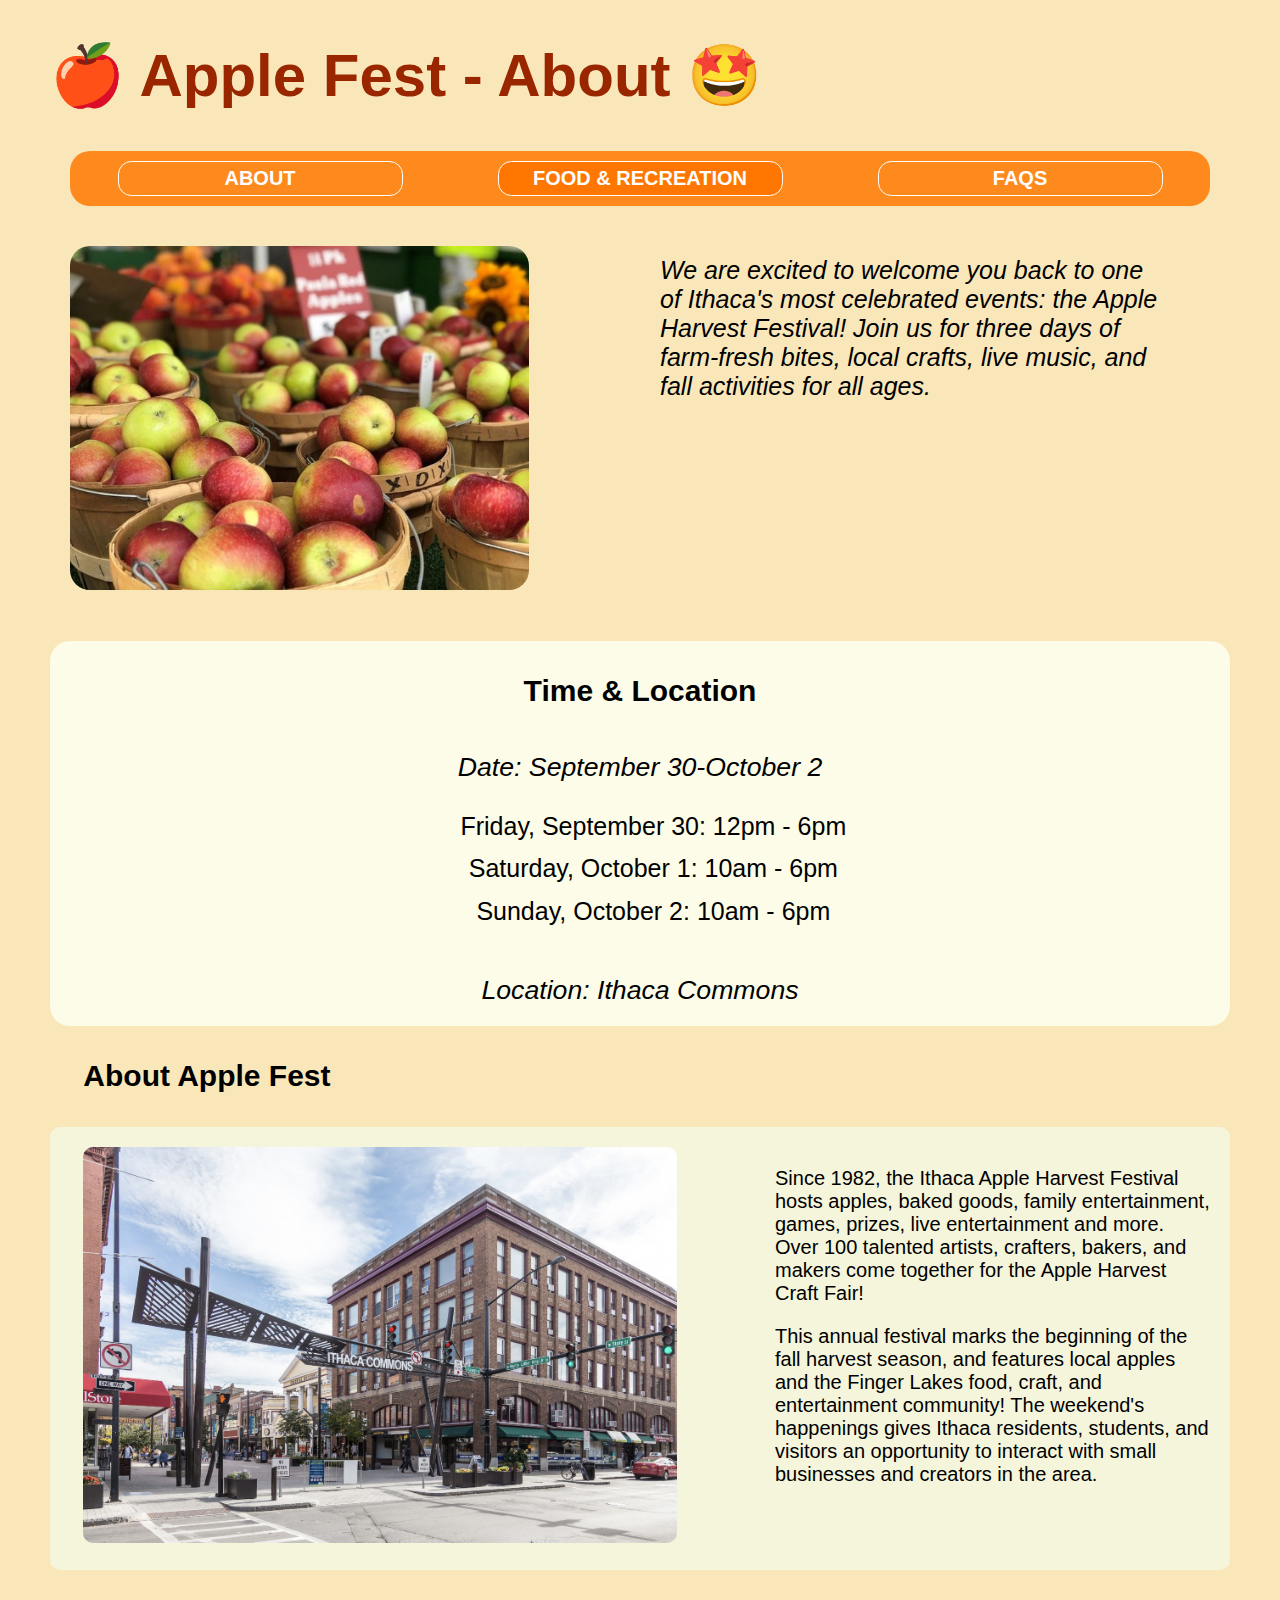
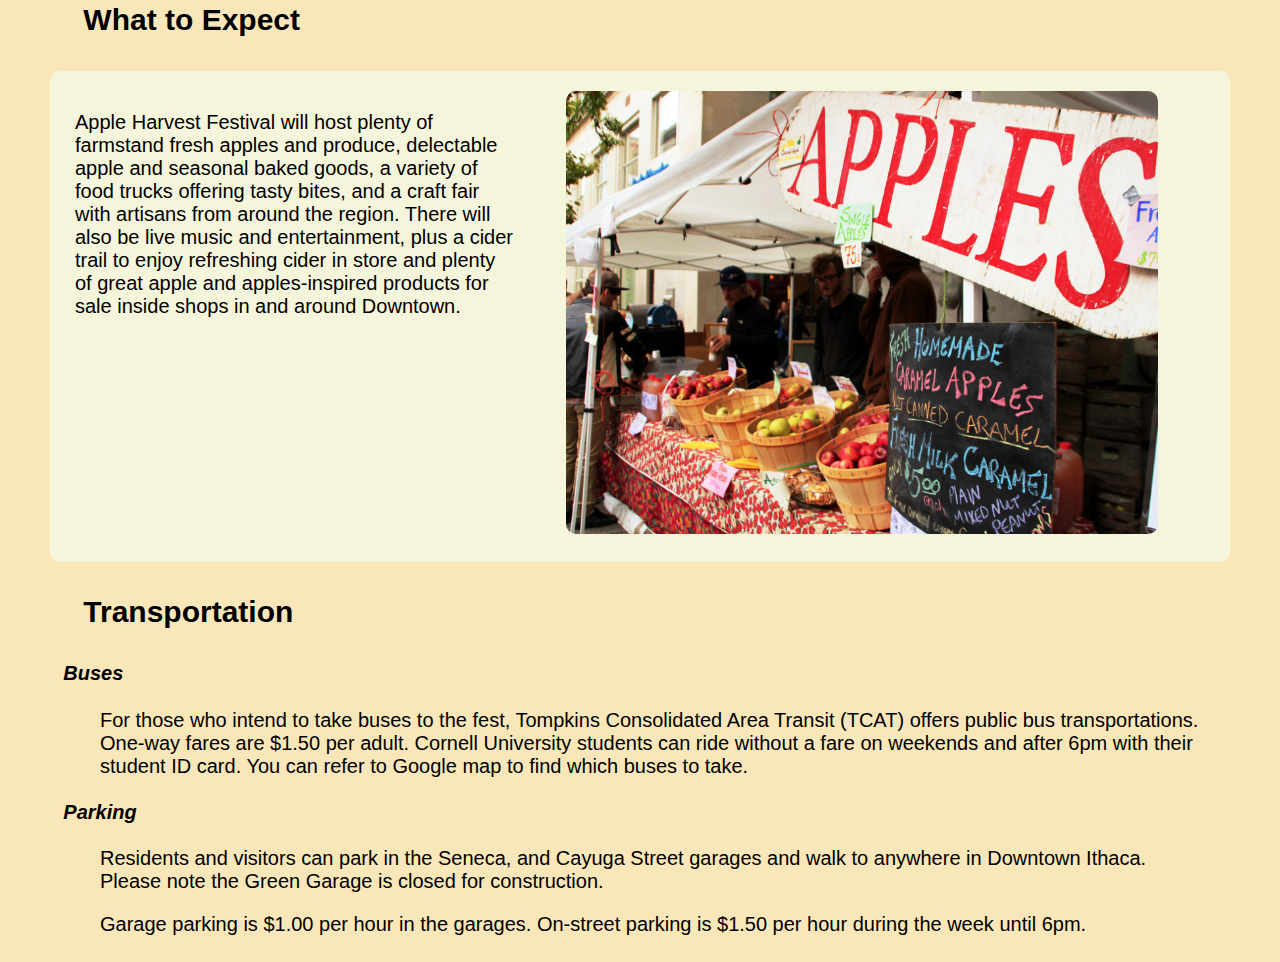
<file: index.html>
<!DOCTYPE html>
<html lang="en">

<head>
    <title>applefestabout</title>
    <link rel="stylesheet" type="text/css" href="styles/site.css" media="all" />
    <meta name="viewport" content="width=device-width,initial-scale=1"/>
</head>

<body>
    <h1>🍎 Apple Fest - About 🤩</h1>

    <button id="buttonH" aria-label="show nevigation">MENU</button>


    <nav id="nav1" class="hidden">
        <ul>
            <li><a href="index.html">About</a></li>
            <li><button id="nav2">Food & Recreation</button>
                <ul id="nav3" class="hover hidden2" >
                    <li><a href="food&recreation.html#part1">Apple Products</a></li>
                    <li><a href="food&recreation.html#part2">Food</a></li>
                    <li><a href="food&recreation.html#part3">Crafts</a></li>
                </ul></li>
            <li><a href="faq.html">FAQs</a></li>
        </ul>
    </nav>




    <div class="intro">
        <!-- Source: instructor provided -->
        <picture>
            <img class="apple" src="images/apple-basket-many.jpg" alt="apple picture">
        </picture>

        <strong class="int">
            We are excited to welcome you back to one of Ithaca's most celebrated events: the Apple Harvest Festival! Join us for three days of farm-fresh bites, local crafts, live music, and fall activities for all ages.
        </strong>
    </div>


    <!-- Source: instructor provided -->
    <div class="time">
        <h2>Time & Location</h2>
        <strong>Date: September 30-October 2</strong>
        <ul>
            <li>Friday, September 30: 12pm - 6pm</li>
            <li>Saturday, October 1: 10am - 6pm</li>
            <li>Sunday, October 2: 10am - 6pm</li>
        </ul>
        <p><strong>Location: Ithaca Commons</strong></p>
    </div>

    <!-- Source: instructor provided -->
    <h2>About Apple Fest</h2>
    <div class="hor">
         <!-- Source: instructor provided -->
        <picture>
            <img class="pic" src="images/commons-far.jpg" alt="photo of commons">
        </picture>
        <div class="vir">
            <p>
                Since 1982, the Ithaca Apple Harvest Festival hosts apples, baked goods, family entertainment, games, prizes, live entertainment and more.  Over 100 talented artists, crafters, bakers, and makers come together for the Apple Harvest Craft Fair!
            </p>
            <p>
                This annual festival marks the beginning of the fall harvest season, and features local apples and the Finger Lakes food, craft, and entertainment community! The weekend's happenings gives Ithaca residents, students, and visitors an opportunity to interact with small businesses and creators in the area.
            </p>
        </div>
    </div>

    <!-- Source: instructor provided -->
    <h2>What to Expect</h2>
    <div class="hor">
        <p class="vir">Apple Harvest Festival will host plenty of farmstand fresh apples and produce, delectable apple and seasonal baked goods, a variety of food trucks offering tasty bites, and a craft fair with artisans from around the region. There will also be live music and entertainment, plus a cider trail to enjoy refreshing cider in store and plenty of great apple and apples-inspired products for sale inside shops in and around Downtown.</p>

         <!-- Source: instructor provided -->
        <picture>
            <img class="pic" src="images/sign-vendor.jpg" alt="photo of past fests">
        </picture>
    </div>

    <!-- Source: instructor provided -->
    <div>
        <h2>Transportation</h2>
        <dl>
            <dt>Buses</dt>
            <dd>
                For those who intend to take buses to the fest, Tompkins Consolidated Area Transit (TCAT) offers public bus transportations. One-way fares are $1.50 per adult. Cornell University students can ride without a fare on weekends and after 6pm with their student ID card. You can refer to Google map to find which buses to take.
            </dd>
            <dt>Parking</dt>
            <dd>
                Residents and visitors can park in the Seneca, and Cayuga Street garages and walk to anywhere in Downtown Ithaca. Please note the Green Garage is closed for construction.
            </dd>
            <dd>
                Garage parking is $1.00 per hour in the garages. On-street parking is $1.50 per hour during the week until 6pm.
            </dd>
        </dl>

    </div>

    <script src="scripts/jquery-3.6.1.js">
    </script>

    <script src="scripts/hamburger.js">
    </script>
    <script src="scripts/dropdown.js">
    </script>


</body>
</file>
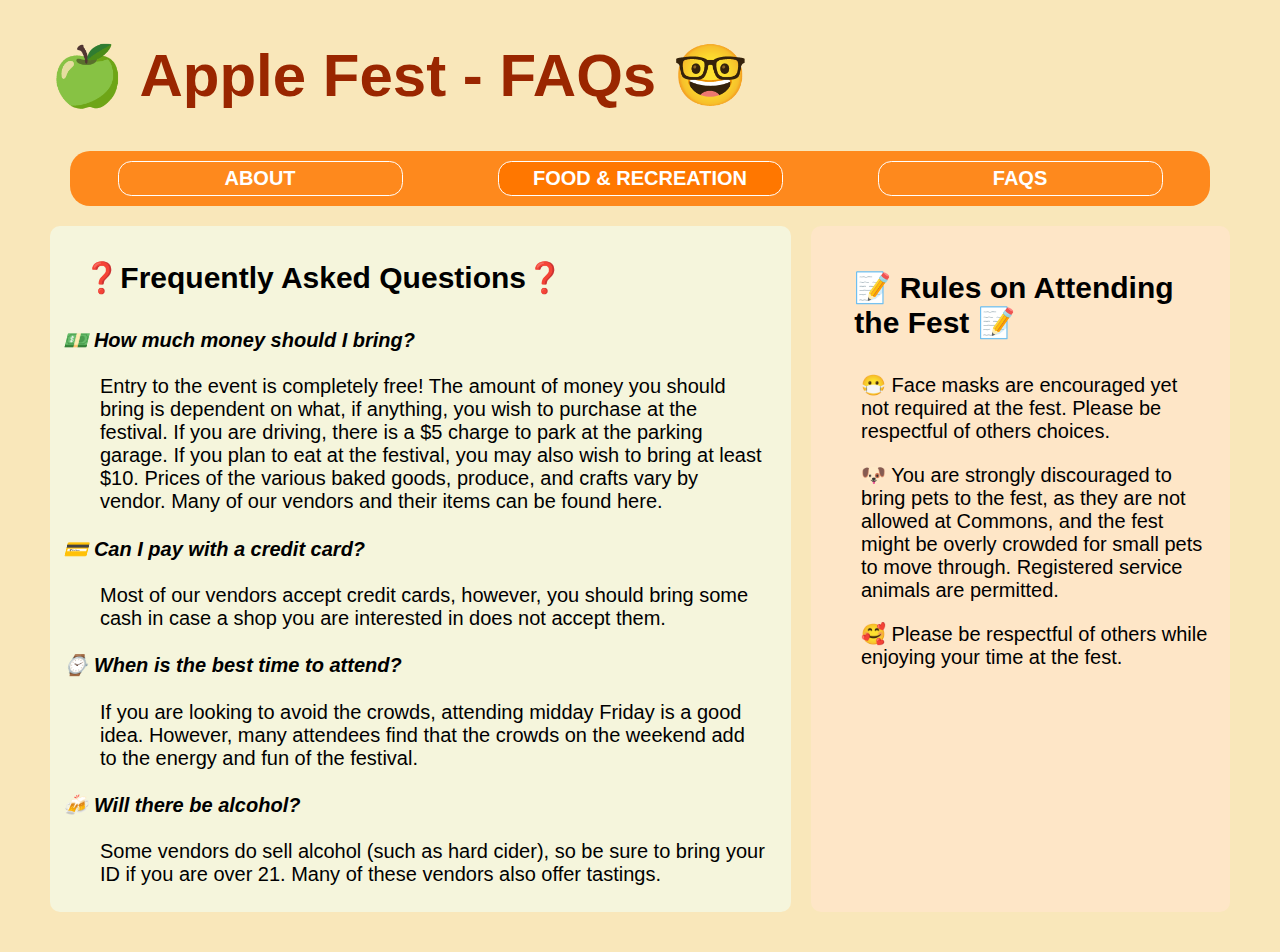
<file: faq.html>
<!DOCTYPE html>
<html lang="en">

<head>
    <title>applefest-faq</title>
    <link rel="stylesheet" type="text/css" href="styles/site.css" media="all" />
    <meta name="viewport" content="width=device-width,initial-scale=1"/>
</head>

 <!-- Source: all the text contents are intructor previded or self-made -->
<body>
    <h1>🍏 Apple Fest - FAQs 🤓</h1>

    <button id="buttonH" aria-label="show nevigation">MENU</button>


    <nav id="nav1" class="hidden">
        <ul>
            <li><a href="index.html">About</a></li>
            <li><button id="nav2">Food & Recreation</button>
                <ul id="nav3" class="hover hidden2" >
                    <li><a href="food&recreation.html#part1">Apple Products</a></li>
                    <li><a href="food&recreation.html#part2">Food</a></li>
                    <li><a href="food&recreation.html#part3">Crafts</a></li>
                </ul></li>
            <li><a href="faq.html">FAQs</a></li>
        </ul>
    </nav>


    <!-- Source: instructor provided -->
    <div class="hor-faq">
        <main>
            <h2>❓Frequently Asked Questions❓</h2>
            <dl>
                <dt>💵 How much money should I bring?</dt>
                <dd>Entry to the event is completely free! The amount of money you should bring is dependent on what, if anything, you wish to purchase at the festival. If you are driving, there is a $5 charge to park at the parking garage. If you plan to eat at the festival, you may also wish to bring at least $10. Prices of the various baked goods, produce, and crafts vary by vendor. Many of our vendors and their items can be found here.</dd>
                <dt>💳 Can I pay with a credit card?</dt>
                <dd>Most of our vendors accept credit cards, however, you should bring some cash in case a shop you are interested in does not accept them.</dd>
                <dt>⌚️ When is the best time to attend?</dt>
                <dd>If you are looking to avoid the crowds, attending midday Friday is a good idea. However, many attendees find that the crowds on the weekend add to the energy and fun of the festival.</dd>
                <dt>🍻 Will there be alcohol?</dt>
                <dd>Some vendors do sell alcohol (such as hard cider), so be sure to bring your ID if you are over 21. Many of these vendors also offer tastings.</dd>
            </dl>
        </main>

        <section>
            <h2>📝 Rules on Attending the Fest 📝</h2>
            <ul>
                <li> 😷 Face masks are encouraged yet not required at the fest. Please be respectful of others choices.</li>
                <!-- Source: instructor provided -->
                <li> 🐶 You are strongly discouraged to bring pets to the fest, as they are not allowed at Commons, and the fest might be overly crowded for small pets to move through. Registered service animals are permitted.</li>
                <li> 🥰 Please be respectful of others while enjoying your time at the fest. </li>
            </ul>
        </section>
    </div>
    <script src="scripts/jquery-3.6.1.js">
    </script>

    <script src="scripts/hamburger.js">
    </script>

    <script src="scripts/dropdown.js">
    </script>



</body>
</file>
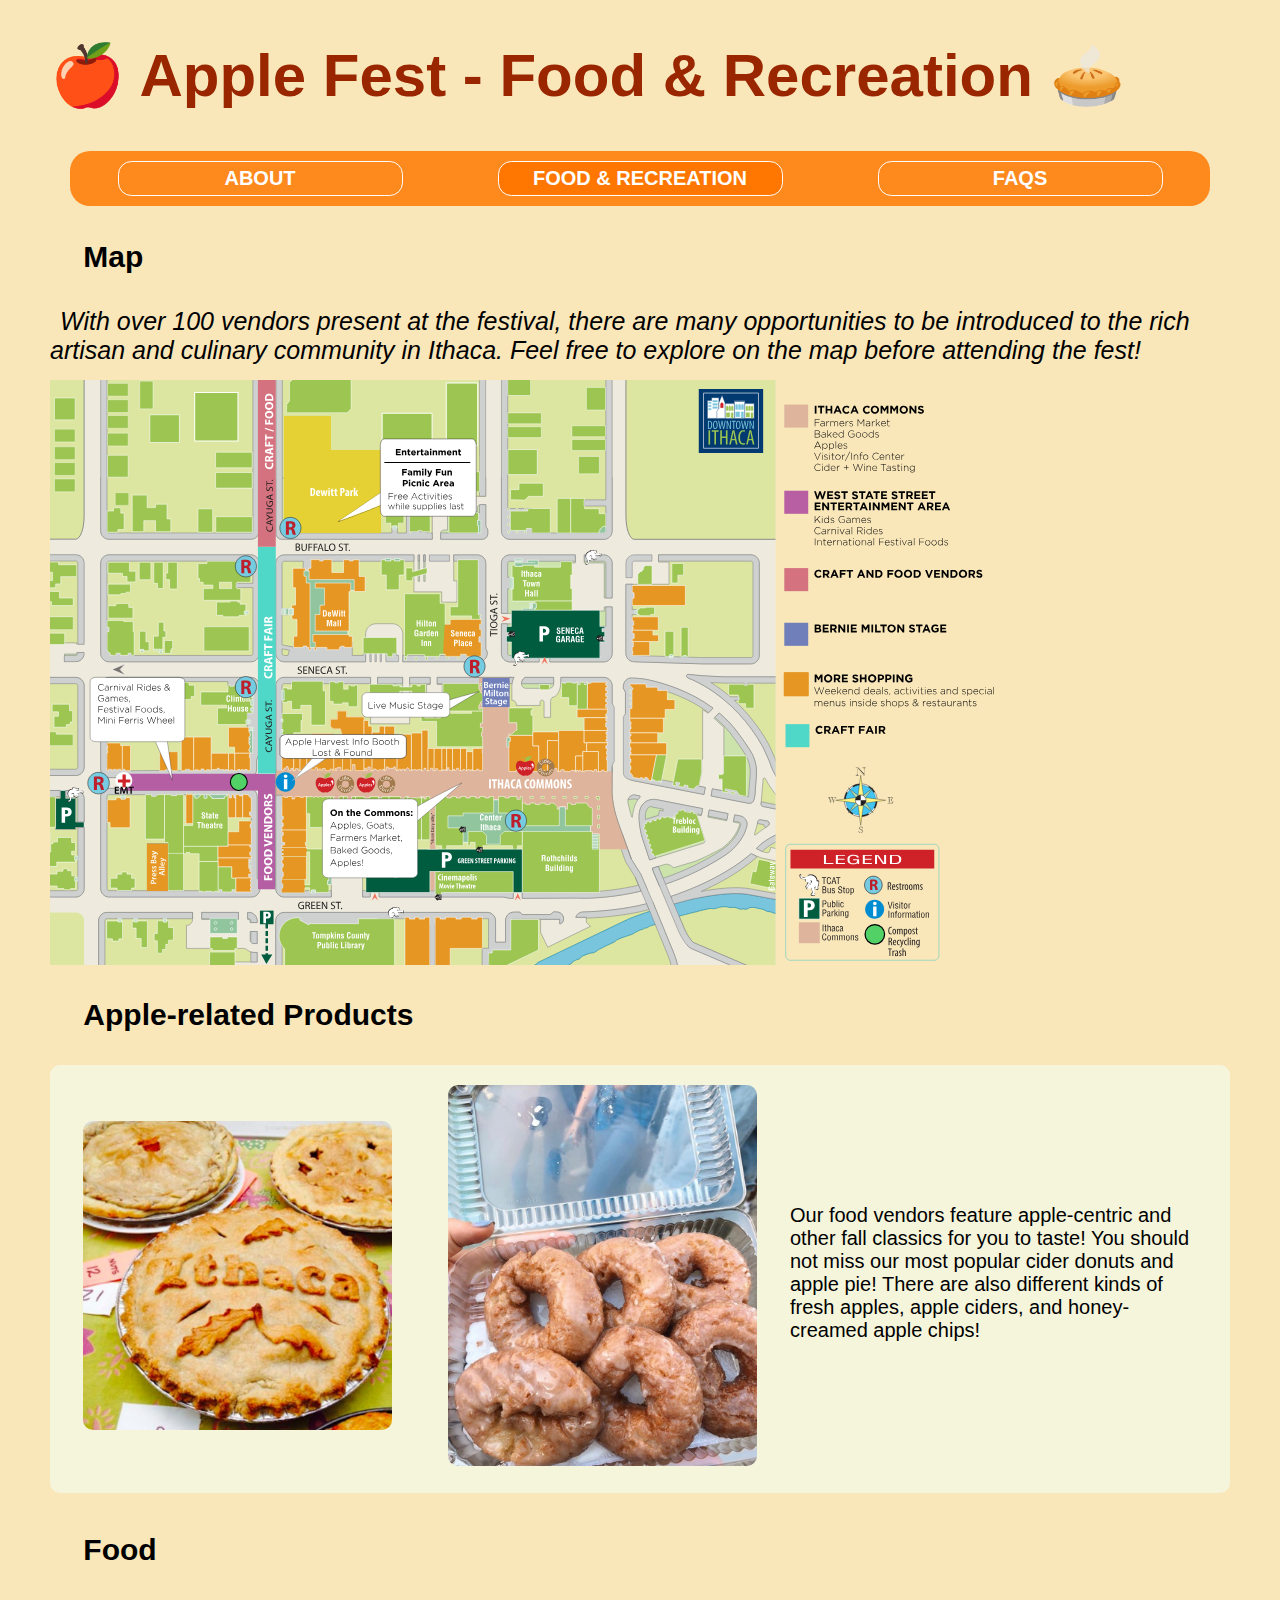
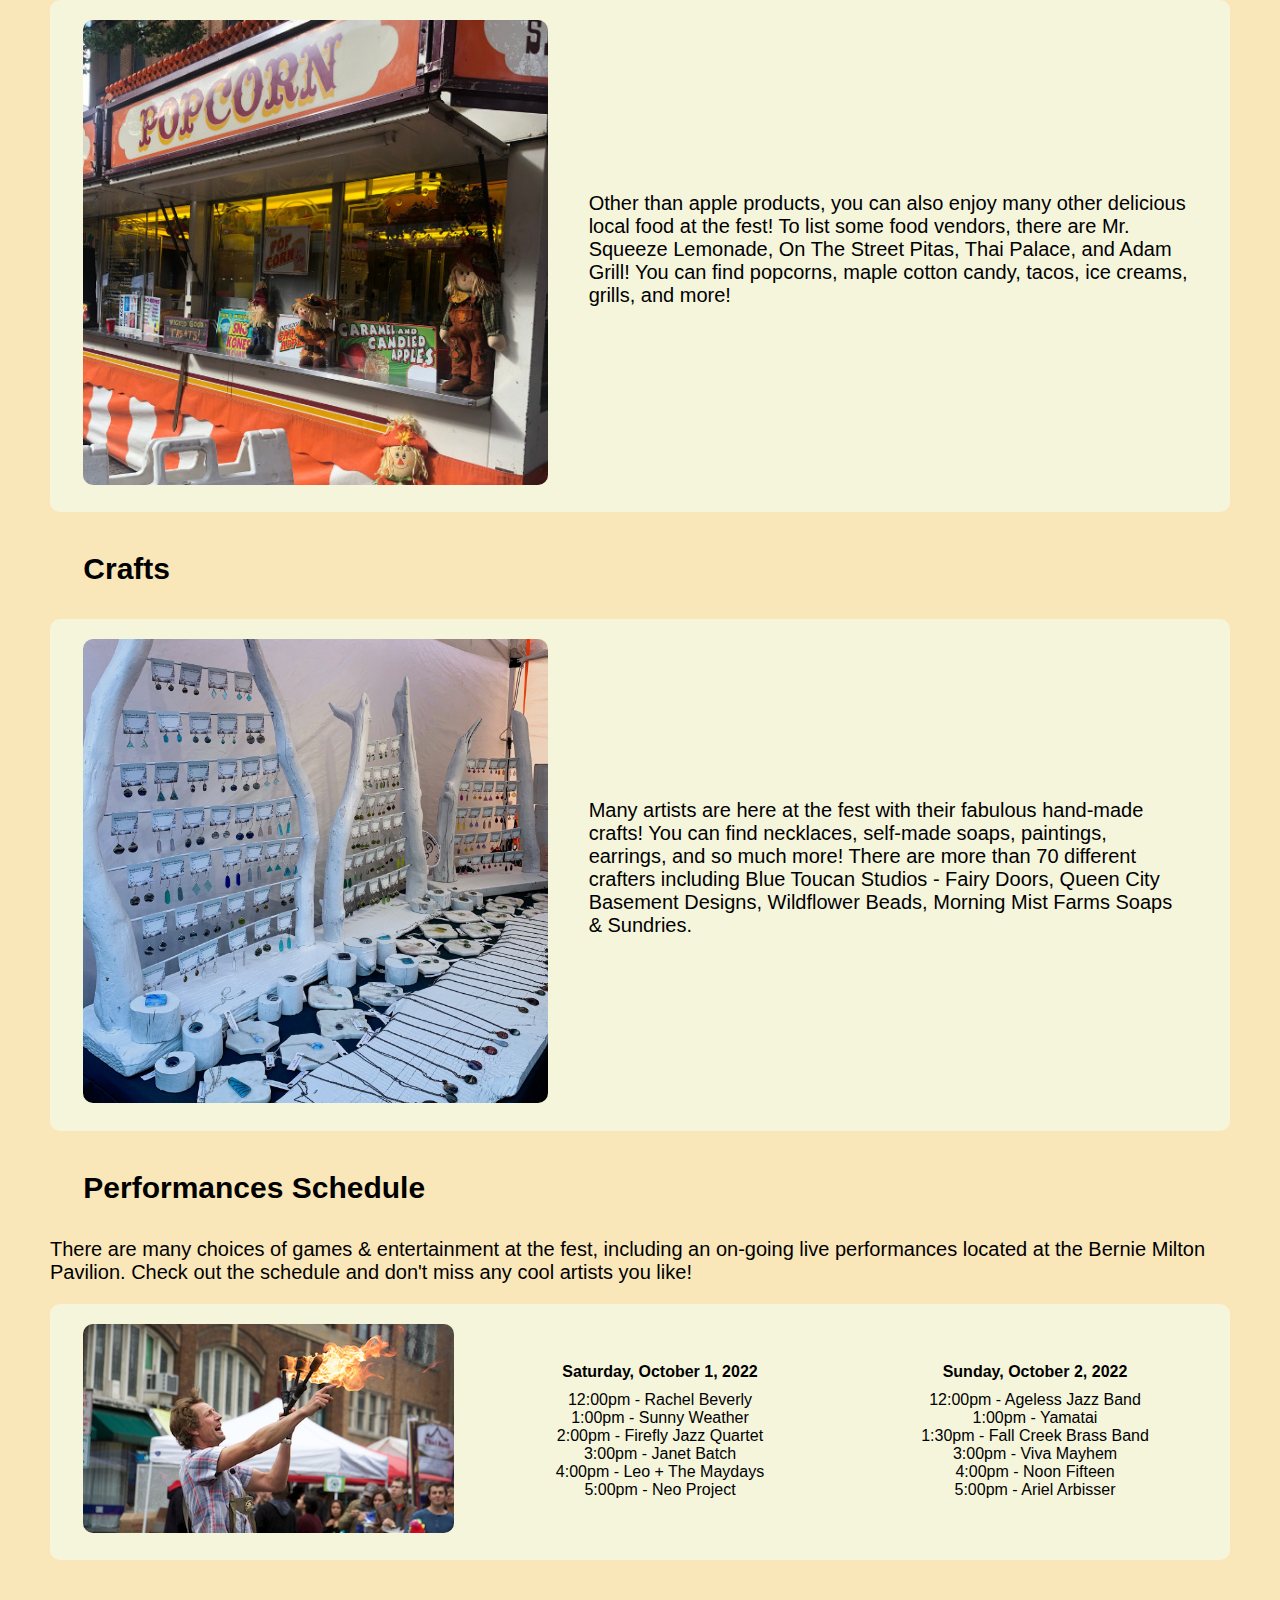
<file: food&recreation.html>
<!DOCTYPE html>
<html lang="en">

<head>
    <title>applefest-food</title>
    <link rel="stylesheet" type="text/css" href="styles/site.css" media="all" />
    <meta name="viewport" content="width=device-width,initial-scale=1"/>
</head>

 <!-- Source: all the imaged, text contents, and the map are instructor provided -->
<body>
    <h1>🍎 Apple Fest - Food & Recreation 🥧 </h1>
    <button id="buttonH" aria-label="show nevigation">MENU</button>

    <nav id="nav1" class="hidden">
        <ul>
            <li><a href="index.html">About</a></li>
            <li><button id="nav2">Food & Recreation</button>
                <ul id="nav3" class="hover hidden2" >
                    <li><a href="food&recreation.html#part1">Apple Products</a></li>
                    <li><a href="food&recreation.html#part2">Food</a></li>
                    <li><a href="food&recreation.html#part3">Crafts</a></li>
                </ul></li>
            <li><a href="faq.html">FAQs</a></li>
        </ul>
    </nav>



    <!-- Source: instructor provided -->
    <h2>Map</h2>
    <strong>With over 100 vendors present at the festival, there are many opportunities to be introduced to the rich artisan and culinary community in Ithaca. Feel free to explore on the map before attending the fest!</strong>

    <!-- Source: instructor provided -->


        <figure class="map">
            <img src="images/apple-harvest-map.svg" alt="map of Apple Fest">
        </figure>

            <!-- right now, it has a class of hidden -->
        <!-- but when you click the small image above, this hidden class should be removed -->

        <!-- this div needs to expand entire page with dark background -->

        <!-- <div id="modal" class="hidden2">
            <button id="close">X</button>
            <figure>
                <img src="images/apple-harvest-map.svg" alt="map of Apple Fest large">
            </figure>

        </div> -->


    <!-- Source: instructor provided -->
    <h2 id="part1">Apple-related Products</h2>
    <div class="hor2">
        <!-- Source: instructor provided -->
        <picture>
            <img class="food" src="images/applepies.jpg" alt="applepies">
        </picture>

        <!-- Source: instructor provided -->
        <picture>
            <img class="food" src="images/cider-donuts-horizontal.jpg" alt="appledonuts">
        </picture>

        <p>Our food vendors feature apple-centric and other fall classics for you to taste! You should not miss our most popular cider donuts and apple pie! There are also different kinds of fresh apples, apple ciders, and honey-creamed apple chips! </p>
    </div>

    <!-- Source: instructor provided -->
    <section>
        <h2 id="part2">Food</h2>
        <div class="hor2">
            <!-- Source: instructor provided -->
            <picture>
                <img class="food" src="images/popcorn-stall.jpg" alt="other foods at the fest">
            </picture>
            <p>Other than apple products, you can also enjoy many other delicious local food at the fest! To list some food vendors, there are Mr. Squeeze Lemonade, On The Street Pitas, Thai Palace, and Adam Grill! You can find popcorns, maple cotton candy, tacos, ice creams, grills, and more! </p>
        </div>
    </section>


    <!-- Source: instructor provided -->
    <section>
        <h2 id="part3">Crafts</h2>
        <div class="hor2">
            <!-- Source: instructor provided -->
            <picture>
                <img class="food" src="images/craft-jewelry.jpg" alt="crafts on sale at the fest">
            </picture>
            <p>Many artists are here at the fest with their fabulous hand-made crafts! You can find necklaces, self-made soaps, paintings, earrings, and so much more! There are more than 70 different crafters including Blue Toucan Studios - Fairy Doors, Queen City Basement Designs, Wildflower Beads, Morning Mist Farms Soaps & Sundries. </p>
        </div>
    </section>

    <!-- Source: instructor provided -->
    <section>
        <h2>Performances Schedule</h2>
        <p>There are many choices of games & entertainment at the fest, including an on-going live performances located at the Bernie Milton Pavilion. Check out the schedule and don't miss any cool artists you like!</p>
        <div class="hor2">
            <!-- Source: instructor provided -->
            <picture>
                <img class="food" src="images/fire.jpg" alt="performance photo">
            </picture>
            <ul>
                <li class="date">Saturday, October 1, 2022</li>
                <li>12:00pm - Rachel Beverly</li>
                <li>1:00pm - Sunny Weather</li>
                <li>2:00pm - Firefly Jazz Quartet</li>
                <li>3:00pm - Janet Batch</li>
                <li>4:00pm - Leo + The Maydays</li>
                <li>5:00pm - Neo Project</li>
            </ul>

            <ul>
                <li class="date">Sunday, October 2, 2022</li>
                <li>12:00pm - Ageless Jazz Band</li>
                <li>1:00pm - Yamatai</li>
                <li>1:30pm - Fall Creek Brass Band</li>
                <li>3:00pm - Viva Mayhem</li>
                <li>4:00pm - Noon Fifteen</li>
                <li>5:00pm - Ariel Arbisser</li>

            </ul>
        </div>
    </section>


    <script src="scripts/jquery-3.6.1.js">
    </script>

    <script src="scripts/dropdown.js">
    </script>
    <script src="scripts/hamburger.js">
    </script>



</body>
</file>
<file: styles/site.css>
/*default: narrow screens */
body{
    font-family: Arial, Helvetica, sans-serif;
    background-color: rgb(249, 231, 186);
    margin-left: 30px;
    margin-right: 30px;
}


/*interaction*/
.hidden{
    display:none;
}

.hidden2{
    display:none !important;
}

#buttonH{
    font-size: 20px;
    border-radius: 15px;
    padding: 10px;
    margin-bottom: 20px;
    background-color: rgb(247, 234, 132);
    cursor: pointer;

}

#buttonH:hover {
    background-color: rgb(254, 221, 37);

}

#nav3{
    display:flex;
    flex-direction:column;
    background-color: rgba(255, 191, 0, 0.846);
    border-radius: 20px;
    list-style-type: none;
    margin:auto auto;
    padding-left:0;


}

#nav3 li{
    font-size: 15px;
    font-weight: bold;
    text-transform: uppercase;
    flex-grow: 1;
    margin:auto auto;
    padding:8px;
    width:85%;
    text-align: center;
}

#nav3 li a{
    display:block;
    border: 1px solid;
    padding: 5px 10px;
    border-radius: 10pt;;
    color:white;
    text-decoration: none;
}

#nav3 li a:hover{
    color:  rgba(255, 191, 0, 0.846);
    background-color: rgb(255, 255, 255);
}



h1{
    color:rgb(154, 38, 0);
    font-size: 45px;
    font-family: Impact, Haettenschweiler, 'Arial Narrow Bold', sans-serif;
}

h2{
    font-size: 30px;
    margin:25pt;
    font-family: 'Gill Sans', 'Gill Sans MT', Calibri, 'Trebuchet MS', sans-serif;
}

strong{
    font-size: 25px;
    font-weight: normal;
    font-style: italic;
    margin:10px;
}

p{
    font-size: 17pt;
}

dt{
    font-weight: bold;
    font-style: italic;
    font-size: 20px;
    margin: 10pt;
}
dd{
    font-size: 20px;
    padding: 10px;
    margin-right: 15px;
}

/* About page */

nav ul{
    margin: 20px;
    padding: 0;
    list-style-type: none;
    display:flex;
    flex-direction:column;
    background-color: rgba(255, 119, 0, 0.846);
    border-radius: 20px;
}

nav ul li {
    font-size: 30px;
    font-weight: bold;
    text-transform: uppercase;
    flex-grow: 1;
    margin:auto auto;
    padding:10px;
    width:90%;
    text-align: center;
}

nav ul li a{
    display:block;
    border: 1px solid;
    padding: 5px 10px;
    border-radius: 10pt;;
    color:white;
    text-decoration: none;
}

/*dropdown*/

#nav2{
    display:block;
    color: white;
    font-size: 30px;
    font-weight: bold;
    text-transform: uppercase;
    background-color: rgb(255, 119, 0);
    border: 1px solid;
    padding: 5px 10px;
    border-radius: 10pt;;
    text-decoration: none;
    margin:auto auto;
    cursor: pointer;

    width:100%;

}

#nav2:hover{
    color:brown;
    background-color: rgba(255, 255, 255, 0.846);
}


nav ul li a:hover{
    color:brown;
    background-color: white;
}

.intro{
    display:flex;
    flex-direction: column;
}

.apple{
    width:90%;
    margin:auto auto;
    margin-bottom: 20pt;
    max-width: 500px;
    border-radius: 15pt;
}

.int{
    padding:20px;
}

.time{
    text-align: center;
    display:flex;
    flex-direction: column;
    background-color: rgb(252, 252, 233);
    border-radius: 15pt;
}

.time strong{
    font-size: 20pt;
    margin-bottom: 10pt;
}

.time ul li{
    list-style-type: none;
    font-size: 25px;
    margin:auto auto;
    padding-bottom: 10pt;
    padding-right: 10pt;
    padding-left:0;
}

/* horizontal display */

.hor{
    display:flex;
    flex-direction: column;
    background-color: beige;
    border-radius: 10px;
    padding-bottom: 10pt;
}
.hor picture{
    width:60%;
    margin:auto auto;
    padding:20px;
    padding-bottom: 10px;
}
.hor picture img{
    width:90%;
    margin-left: 10pt;
    margin-right: 0pt;
    border-radius: 10px;
}

.vir{
    flex-direction: column;
    padding-left:5px;
    padding:20px;
}

.hor p{
    margin-left: 15px;
}

/* Food page */

.map{
    display: flex;
    margin:0;
    padding: 0;
    padding-top: 15px;
}

/* .map:hover{
    box-shadow: 10px 15px 10px 5px lightblue, 10px 10px rgb(177, 177, 177);
} */

.map img{
    width:80%;
}



.hor2{
    display:flex;
    flex-direction: column;
    background-color: beige;
    border-radius: 10px;
    padding-bottom: 10pt;
}
.hor2 picture{
    width:65%;
    margin:auto auto;
    padding:20px;
    padding-bottom: 10px;
}
.food{
    width:95%;
    margin-left: 10pt;
    margin-right: 0pt;
    border-radius: 10px;
}

.hor2 p{
    margin: 20px;
}

.hor2 ul{
    padding-left:0;
    text-align: center;
    list-style-type: none;
}

.date{
    margin: 10px;
    font-weight: bold;
}



/* FAQ page */

.hor-faq{
    display:flex;
    flex-direction: column;
    border-radius: 10px;
    margin-bottom: 30pt;
}

.hor-faq main{
    background-color: beige;
    border-radius: 10px;
}

.hor-faq section{
    border-radius: 10px;
    padding: 10px;
    background-color: rgb(254, 230, 199);

}

.hor-faq section ul li{
    font-size: 20px;
    margin-bottom: 20px;
    margin-right: 10px;
    list-style-type: none;
}



@media(min-width:700px){
    body{
        margin-left: 50px;
        margin-right: 50px;
    }

    /*interaction*/

    nav ul .hover{
        margin:auto;
    }

    #buttonH{
        display:none;
    }

    /* #modal {
        width: 100%;
        height:100%;
        position: absolute;
        z-index: 1;
        background-color: rgb(192, 162, 127);
        background-color: rgba(0,0,0,0.4);
    }

    #modal figure img{
        width:80%;
        margin: 10px;

    } */

    #close {
        color: #aaa;
        float: right;
        font-size: 28px;
        font-weight: bold;
      }

    #close:hover{
        color: black;
        text-decoration: none;
        cursor: pointer;
      }



    .hidden{
        display:contents;
    }

    .hidden2{
        display:none;
    }

    h1{
        font-size: 60px;
    }
    nav ul li{
        flex:none;
        font-size:20px;
        width: 25%;
    }
    nav ul{
        justify-content: center;
        flex-direction:row;
    }

    #nav2{
        font-size:20px;

    }

    .int{
        margin-left: 30pt;
        margin-right: 30pt;
        width:50%;
    }

    .intro picture{
        width:50%;
        margin:auto auto;
        padding:20px;
    }


    .intro{
        flex-direction: row;
    }

    .hor{
        flex-direction: row;
    }

    .hor p{
        margin-left: 5px;
    }

    .hor2{
        flex-direction: row;
        margin-bottom: 30pt;
    }

    .food{
        max-width: 500px;
    }

    .hor2 p{
        margin: auto auto;
        margin-right: 30px;
        padding:10px;

        width:80%;
    }

    .hor2 ul{
        padding-right: 15px;
        margin: auto auto;
        width:60%;
    }


    /* FAQ page */

    .hor-faq{
        flex-direction: row;

    }

    .hor-faq main{
        width:65%;
        margin-right: 20px;
    }

    .hor-faq section{
        width:35%;
    }

    .vir{
        width:40%;
    }

    p{
        font-size: 15pt;
    }

}
</file>
